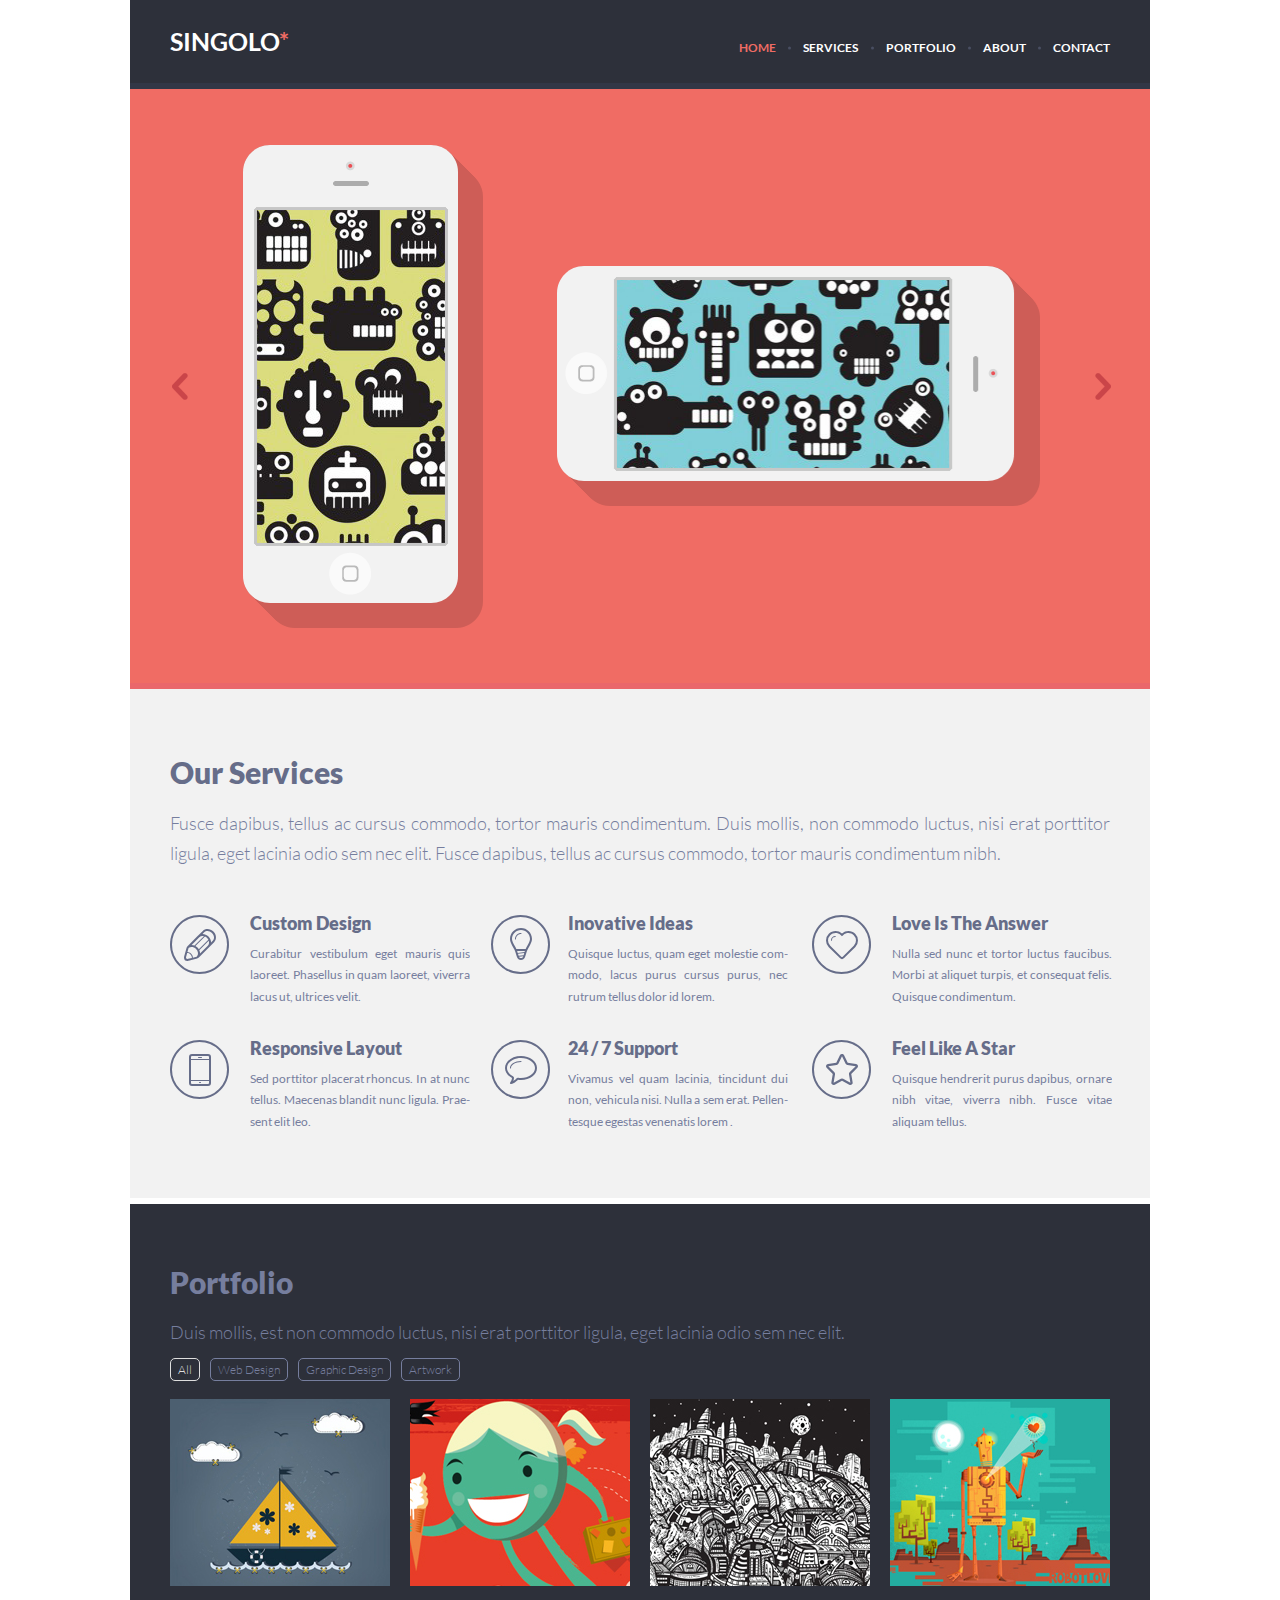
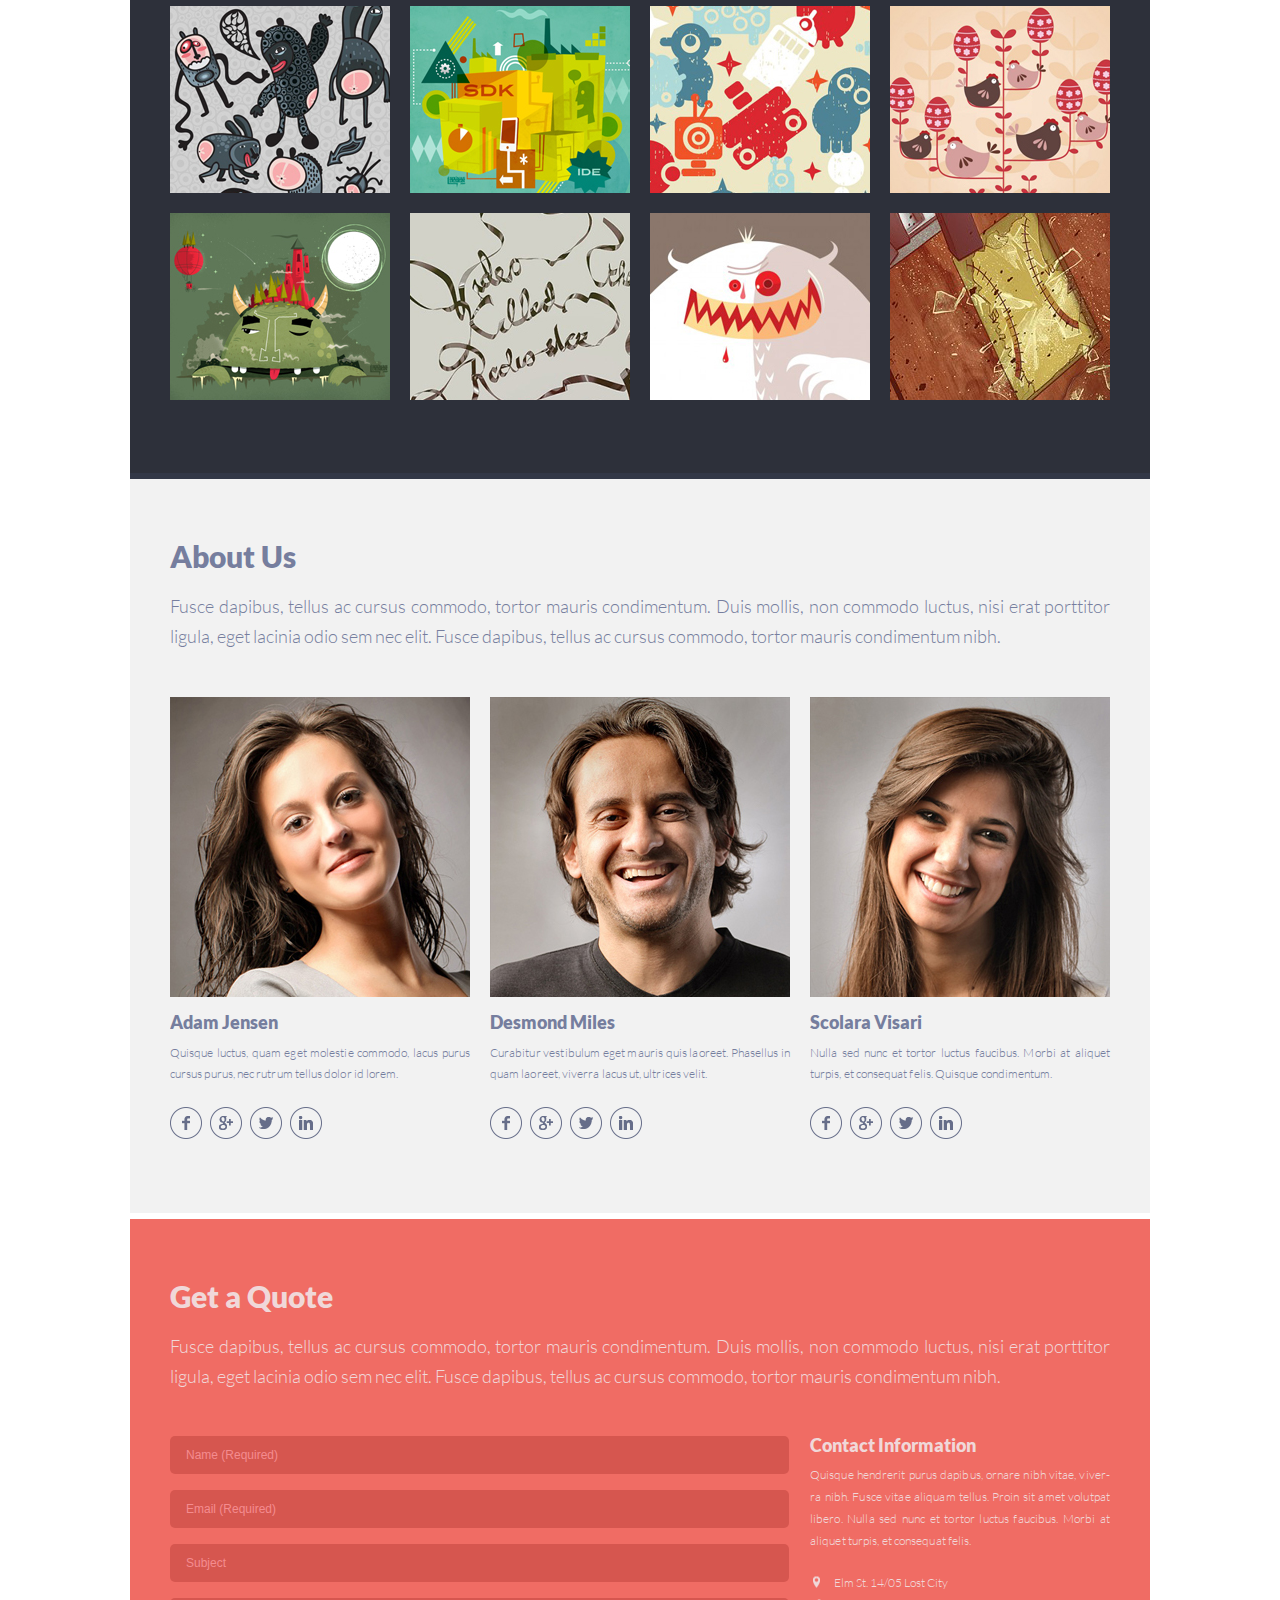
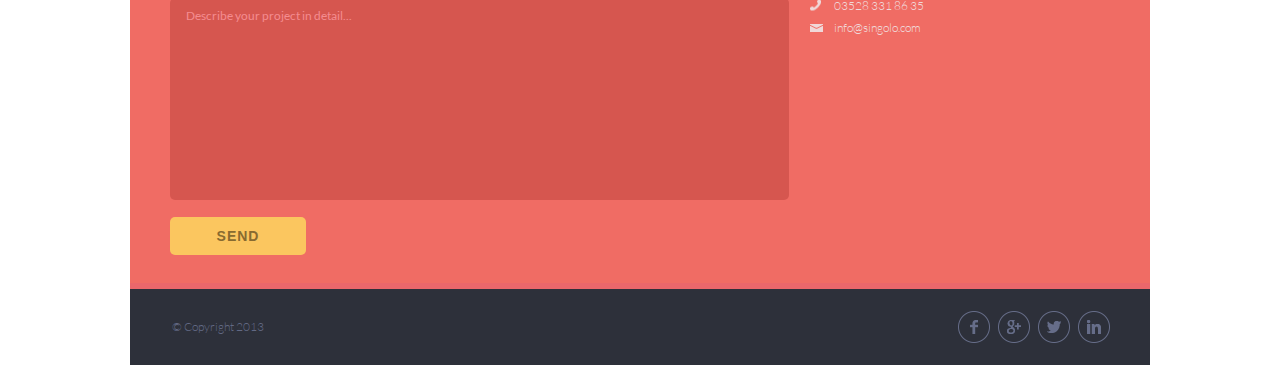
<file: index.html>
<!DOCTYPE html>
<html lang="en">
  <head>
    <meta charset="UTF-8" />
    <meta name="viewport" content="width=device-width, initial-scale=1.0" />
    <title>SINGOLO*</title>
    <link rel="stylesheet" href="style.css" />
  </head>

  <body>
    <header class="header">
      <div class="container header__container">
        <button class="header__humburger">
          <img src="assets/Burger-menu-icon.png" alt="Menu icon." />
        </button>
        <p class="header__logo">
          singolo<span class="header__asterisk">*</span>
        </p>
        <nav class="header__navigation">
          <ul class="header__list">
            <li class="header__item">
              <a class="header__link header__link--active" href="#welcome"
                >home</a
              >
            </li>
            <li class="header__item">
              <a class="header__link" href="#services">services</a>
            </li>
            <li class="header__item">
              <a class="header__link" href="#portfolio">portfolio</a>
            </li>
            <li class="header__item">
              <a class="header__link" href="#about">about</a>
            </li>
            <li class="header__item">
              <a class="header__link" href="#contact">contact</a>
            </li>
          </ul>
        </nav>
      </div>
    </header>
    <main class="main">
      <section class="welcome" id="welcome">
        <h1 class="visibility-hidden">Singolo - design, develop and more!</h1>
        <div class="container welcome__container">
          <button
            class="welcome__arrow"
            type="button"
            aria-label="Previous slide."
          >
            <img
              src="assets/arrow-left.png"
              width="16"
              height="27"
              alt="Left arrow."
            />
          </button>

          <button
            class="welcome__phone-button welcome__phone-button-vertical"
            aria-label="On/off display."
          ></button>
          <button
            class="welcome__phone-button welcome__phone-button-horisontal"
            aria-label="On/off display."
          ></button>
          <div
            class="welcome__black-screen welcome__black-screen-vertical transparent"
          ></div>
          <div
            class="welcome__black-screen welcome__black-screen-horisontal transparent"
          ></div>
          <img
            class="welcome__image welcome__image-vertical"
            src="assets/iPhone_Vertical.png"
            width="240"
            height="483"
            alt="Vertical layout for iPhone."
          />
          <img
            class="welcome__image welcome__image-horizontal"
            src="assets/iPhone_Horizontal.png"
            width="483"
            height="240"
            alt="Horizontal layout for iPhone."
          />
          <img
            class="welcome__slide visibility-hidden"
            src="assets/slide-2.jpg"
            width="1020"
            height="594"
            alt="Additional layout."
          />
          <button class="welcome__arrow" type="button" aria-label="Next slide.">
            <img
              src="assets/arrow-right.png"
              width="16"
              height="27"
              alt="Right arrow."
            />
          </button>
        </div>
      </section>
      <section class="services" id="services">
        <div class="container services__container">
          <h2 class="services__heading">Our Services</h2>
          <p class="services__paragraph">
            Fusce dapibus, tellus ac cursus commodo, tortor mauris condimentum.
            Duis mollis, non commodo luctus, nisi erat porttitor ligula, eget
            lacinia odio sem nec elit. Fusce dapibus, tellus ac cursus commodo,
            tortor mauris condimentum nibh.
          </p>
          <ul class="services__list">
            <li class="services__item advantage">
              <h3 class="advantage__heading">Custom Design</h3>
              <p class="advantage__paragraph">
                Curabitur vestibulum eget mauris quis laoreet. Phasellus in quam
                laoreet, viverra lacus ut, ultrices velit.
              </p>
            </li>
            <li class="services__item advantage">
              <h3 class="advantage__heading">Inovative Ideas</h3>
              <p class="advantage__paragraph">
                Quisque luctus, quam eget molestie com&shymodo, lacus purus
                cursus purus, nec rutrum tellus dolor id lorem.
              </p>
            </li>
            <li class="services__item advantage">
              <h3 class="advantage__heading">Love Is The Answer</h3>
              <p class="advantage__paragraph">
                Nulla sed nunc et tortor luctus faucibus. Morbi at aliquet
                turpis, et consequat felis. Quisque condimentum.
              </p>
            </li>
            <li class="services__item advantage">
              <h3 class="advantage__heading">Responsive Layout</h3>
              <p class="advantage__paragraph">
                Sed porttitor placerat rhoncus. In at nunc tellus. Maecenas
                blandit nunc ligula. Prae&shysent elit leo.
              </p>
            </li>
            <li class="services__item advantage">
              <h3 class="advantage__heading">24 / 7 Support</h3>
              <p class="advantage__paragraph">
                Vivamus vel quam lacinia, tincidunt dui non, vehicula nisi.
                Nulla a sem erat. Pellen&shytesque egestas venenatis lorem .
              </p>
            </li>
            <li class="services__item advantage">
              <h3 class="advantage__heading">Feel Like A Star</h3>
              <p class="advantage__paragraph">
                Quisque hendrerit purus dapibus, ornare nibh vitae, viverra
                nibh. Fusce vitae aliquam tellus.
              </p>
            </li>
          </ul>
        </div>
      </section>
      <section class="portfolio" id="portfolio">
        <div class="container portfolio__container">
          <h2 class="portfolio__heading">Portfolio</h2>
          <p class="portfolio__paragraph">
            Duis mollis, est non commodo luctus, nisi erat porttitor ligula,
            eget lacinia odio sem nec elit.
          </p>
          <ul class="portfolio__radio-list">
            <li class="portfolio__radio-item">
              <input
                class="portfolio__radio-input visibility-hidden"
                type="radio"
                id="all"
                name="design-field"
                checked
              />
              <label class="portfolio__radio-label" for="all">All</label>
            </li>
            <li class="portfolio__radio-item">
              <input
                class="portfolio__radio-input visibility-hidden"
                type="radio"
                id="web"
                name="design-field"
              />
              <label class="portfolio__radio-label" for="web">Web Design</label>
            </li>
            <li class="portfolio__radio-item">
              <input
                class="portfolio__radio-input visibility-hidden"
                type="radio"
                id="graphic"
                name="design-field"
              />
              <label class="portfolio__radio-label" for="graphic"
                >Graphic Design</label
              >
            </li>
            <li class="portfolio__radio-item">
              <input
                class="portfolio__radio-input visibility-hidden"
                type="radio"
                id="artwork"
                name="design-field"
              />
              <label class="portfolio__radio-label" for="artwork"
                >Artwork</label
              >
            </li>
          </ul>
          <ul class="portfolio__images-list">
            <li class="portfolio__images-item">
              <img
                class="portfolio__image"
                src="assets/Project-1.jpg"
                width="220"
                height="187"
                alt="Sample graphic project."
              />
            </li>
            <li class="portfolio__images-item">
              <img
                class="portfolio__image"
                src="assets/Project-2.jpg"
                width="220"
                height="187"
                alt="Sample graphic project."
              />
            </li>
            <li class="portfolio__images-item">
              <img
                class="portfolio__image"
                src="assets/Project-3.jpg"
                width="220"
                height="187"
                alt="Sample graphic project."
              />
            </li>
            <li class="portfolio__images-item">
              <img
                class="portfolio__image"
                src="assets/Project-4.jpg"
                width="220"
                height="187"
                alt="Sample graphic project."
              />
            </li>
            <li class="portfolio__images-item">
              <img
                class="portfolio__image"
                src="assets/Project-5.jpg"
                width="220"
                height="187"
                alt="Sample graphic project."
              />
            </li>
            <li class="portfolio__images-item">
              <img
                class="portfolio__image"
                src="assets/Project-6.jpg"
                width="220"
                height="187"
                alt="Sample graphic project."
              />
            </li>
            <li class="portfolio__images-item">
              <img
                class="portfolio__image"
                src="assets/Project-7.jpg"
                width="220"
                height="187"
                alt="Sample graphic project."
              />
            </li>
            <li class="portfolio__images-item">
              <img
                class="portfolio__image"
                src="assets/Project-8.jpg"
                width="220"
                height="187"
                alt="Sample graphic project."
              />
            </li>
            <li class="portfolio__images-item">
              <img
                class="portfolio__image"
                src="assets/Project-9.jpg"
                width="220"
                height="187"
                alt="Sample graphic project."
              />
            </li>
            <li class="portfolio__images-item">
              <img
                class="portfolio__image"
                src="assets/Project-10.jpg"
                width="220"
                height="187"
                alt="Sample graphic project."
              />
            </li>
            <li class="portfolio__images-item">
              <img
                class="portfolio__image"
                src="assets/Project-11.jpg"
                width="220"
                height="187"
                alt="Sample graphic project."
              />
            </li>
            <li class="portfolio__images-item">
              <img
                class="portfolio__image"
                src="assets/Project-12.jpg"
                width="220"
                height="187"
                alt="Sample graphic project."
              />
            </li>
          </ul>
        </div>
      </section>
      <section class="about" id="about">
        <div class="container about__container">
          <h2 class="about__heading">About Us</h2>
          <p class="about__paragraph">
            Fusce dapibus, tellus ac cursus commodo, tortor mauris condimentum.
            Duis mollis, non commodo luctus, nisi erat porttitor ligula, eget
            lacinia odio sem nec elit. Fusce dapibus, tellus ac cursus commodo,
            tortor mauris condimentum nibh.
          </p>
          <ul class="about__list">
            <li class="about__item card">
              <img
                class="card__image"
                src="assets/photo-1.jpg"
                width="300"
                height="300"
                alt="Adam Jensen photo."
              />
              <h3 class="card__heading">Adam Jensen</h3>
              <p class="card__paragraph">
                Quisque luctus, quam eget molestie commodo, lacus purus cursus
                purus, nec rutrum tellus dolor id lorem.
              </p>
              <ul class="card__list">
                <li class="card__item">
                  <a href="#">
                    <img
                      src="assets/facebook.png"
                      width="32"
                      height="32"
                      alt="Facebook icon."
                    />
                  </a>
                </li>
                <li class="card__item">
                  <a href="#">
                    <img
                      src="assets/google+.png"
                      width="32"
                      height="32"
                      alt="Google plus icon."
                    />
                  </a>
                </li>
                <li class="card__item">
                  <a href="#">
                    <img
                      src="assets/twitter.png"
                      width="32"
                      height="32"
                      alt="Twitter icon."
                    />
                  </a>
                </li>
                <li class="card__item">
                  <a href="#">
                    <img
                      src="assets/linkedin.png"
                      width="32"
                      height="32"
                      alt="Linkedin icon."
                    />
                  </a>
                </li>
              </ul>
            </li>
            <li class="about__item card">
              <img
                class="card__image"
                src="assets/photo-2.jpg"
                width="300"
                height="300"
                alt="Desmond Miles photo."
              />
              <h3 class="card__heading">Desmond Miles</h3>
              <p class="card__paragraph">
                Curabitur vestibulum eget mauris quis laoreet. Phasellus in quam
                laoreet, viverra lacus ut, ultrices velit.
              </p>
              <ul class="card__list">
                <li class="card__item">
                  <a href="#">
                    <img
                      src="assets/facebook.png"
                      width="32"
                      height="32"
                      alt="Facebook icon."
                    />
                  </a>
                </li>
                <li class="card__item">
                  <a href="#">
                    <img
                      src="assets/google+.png"
                      width="32"
                      height="32"
                      alt="Google plus icon."
                    />
                  </a>
                </li>
                <li class="card__item">
                  <a href="#">
                    <img
                      src="assets/twitter.png"
                      width="32"
                      height="32"
                      alt="Twitter icon."
                    />
                  </a>
                </li>
                <li class="card__item">
                  <a href="#">
                    <img
                      src="assets/linkedin.png"
                      width="32"
                      height="32"
                      alt="Linkedin icon."
                    />
                  </a>
                </li>
              </ul>
            </li>
            <li class="about__item card">
              <img
                class="card__image"
                src="assets/photo-3.jpg"
                width="300"
                height="300"
                alt="Scolara Visari photo."
              />
              <h3 class="card__heading">Scolara Visari</h3>
              <p class="card__paragraph">
                Nulla sed nunc et tortor luctus faucibus. Morbi at aliquet
                turpis, et consequat felis. Quisque condimentum.
              </p>
              <ul class="card__list">
                <li class="card__item">
                  <a href="#">
                    <img
                      src="assets/facebook.png"
                      width="32"
                      height="32"
                      alt="Facebook icon."
                    />
                  </a>
                </li>
                <li class="card__item">
                  <a href="#">
                    <img
                      src="assets/google+.png"
                      width="32"
                      height="32"
                      alt="Google plus icon."
                    />
                  </a>
                </li>
                <li class="card__item">
                  <a href="#">
                    <img
                      src="assets/twitter.png"
                      width="32"
                      height="32"
                      alt="Twitter icon."
                    />
                  </a>
                </li>
                <li class="card__item">
                  <a href="#">
                    <img
                      src="assets/linkedin.png"
                      width="32"
                      height="32"
                      alt="Linkedin icon."
                    />
                  </a>
                </li>
              </ul>
            </li>
          </ul>
        </div>
      </section>
      <section class="contact" id="contact">
        <div class="container contact__container">
          <h2 class="contact__heading">Get a Quote</h2>
          <p class="contact__paragraph">
            Fusce dapibus, tellus ac cursus commodo, tortor mauris condimentum.
            Duis mollis, non commodo luctus, nisi erat porttitor ligula, eget
            lacinia odio sem nec elit. Fusce dapibus, tellus ac cursus commodo,
            tortor mauris condimentum nibh.
          </p>
          <div class="contact__wrapper">
            <form class="form" action="">
              <input
                class="form__input form__input-name"
                type="text"
                placeholder="Name (Required)"
                minlength="2"
                required
              />
              <input
                class="form__input form__input-email"
                type="email"
                placeholder="Email (Required)"
                required
              />
              <input
                class="form__input form__input-subject"
                type="text"
                placeholder="Subject"
                minlength="6"
              />
              <textarea
                class="form__textarea"
                cols="30"
                rows="10"
                placeholder="Describe your project in detail..."
                minlength="10"
              ></textarea>
              <button class="form__button" type="submit">Send</button>
            </form>
            <div class="information-wrapper">
              <h3 class="contact__information-heading">Contact Information</h3>
              <p class="contact__information-paragraph">
                Quisque hendrerit purus dapibus, ornare nibh vitae, viver&shy;ra
                nibh. Fusce vitae aliquam tellus. Proin sit amet volutpat
                libero. Nulla sed nunc et tortor luctus faucibus. Morbi at
                aliquet turpis, et consequat felis.
              </p>
              <ul class="contact__list">
                <li class="contact__item">
                  <a class="contact__link contact__link-location" href="#"
                    >Elm St. 14/05 Lost City
                  </a>
                </li>
                <li class="contact__item">
                  <a
                    class="contact__link contact__link-tel"
                    href="tel:035283318635"
                    >03528 331 86 35
                  </a>
                </li>
                <li class="contact__item">
                  <a
                    class="contact__link contact__link-mail"
                    href="mailto:info@singolo.com"
                    >info@singolo.com
                  </a>
                </li>
              </ul>
            </div>
          </div>
        </div>
      </section>
    </main>
    <footer class="footer">
      <div class="container footer__container">
        <p class="footer__copyright">© Copyright 2013</p>
        <ul class="footer__list">
          <li class="footer__item">
            <a href="#" class="footer__link">
              <img
                src="assets/facebook.png"
                width="32"
                height="32"
                alt="Facebook icon."
              />
            </a>
          </li>
          <li class="footer__item">
            <a href="#" class="footer__link">
              <img
                src="assets/google+.png"
                width="32"
                height="32"
                alt="Google plus icon."
              />
            </a>
          </li>
          <li class="footer__item">
            <a href="#" class="footer__link">
              <img
                src="assets/twitter.png"
                width="32"
                height="32"
                alt="Twitter icon."
              />
            </a>
          </li>
          <li class="footer__item">
            <a href="#" class="footer__link">
              <img
                src="assets/linkedin.png"
                width="32"
                height="32"
                alt="Linkedin icon."
              />
            </a>
          </li>
        </ul>
      </div>
    </footer>
    <script src="script.js"></script>
  </body>
</html>
</file>
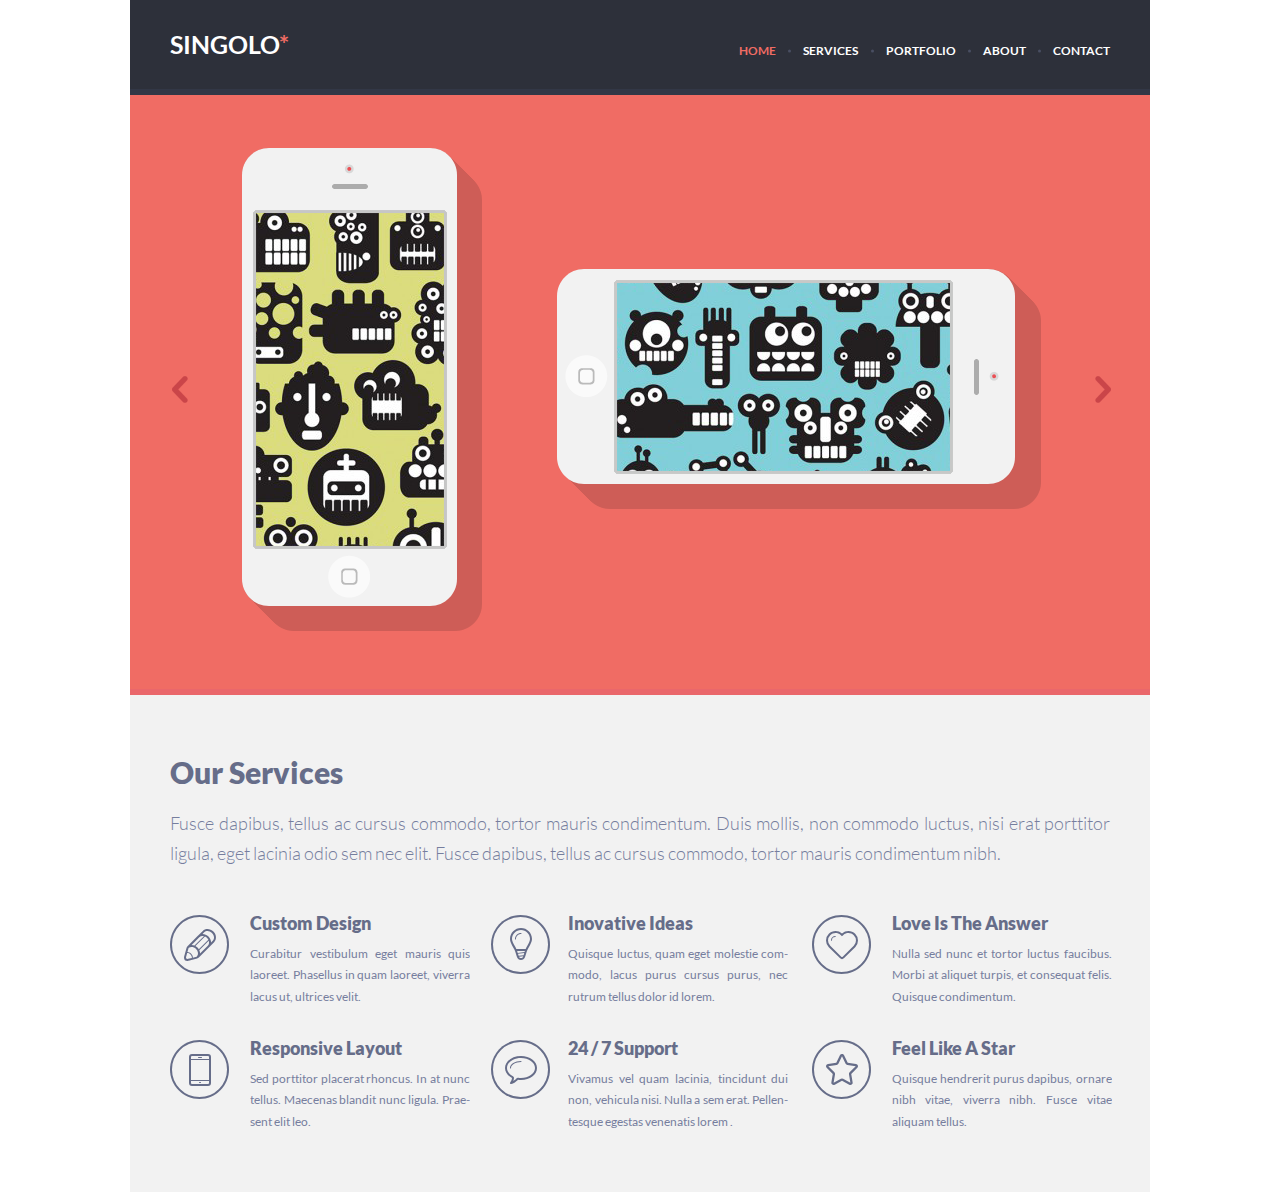
<file: singolo1.html>
<!DOCTYPE html>
<html lang="en">
  <head>
    <meta charset="UTF-8" />
    <title>SINGOLO*</title>
    <link rel="stylesheet" href="singolo1.css" />
  </head>

  <body>
    <header class="header">
      <div class="container header__container">
        <p class="header__logo">
          singolo<span class="header__asterisk">*</span>
        </p>
        <nav class="header__navigation">
          <ul class="header__list">
            <li class="header__item">
              <a class="header__link header__link-current" href="#">home</a>
            </li>
            <li class="header__item">
              <a class="header__link" href="#">services</a>
            </li>
            <li class="header__item">
              <a class="header__link" href="#">portfolio</a>
            </li>
            <li class="header__item">
              <a class="header__link" href="#">about</a>
            </li>
            <li class="header__item">
              <a class="header__link" href="#">contact</a>
            </li>
          </ul>
        </nav>
      </div>
    </header>
    <main>
      <section class="welcome">
        <h1 class="visibility-hidden">Singolo - design, develop and more!</h1>
        <div class="container welcome__container">
          <button
            class="welcome__arrow"
            type="button"
            aria-label="Previous slide."
          >
            <img src="assets/arrow-left.png" alt="Left arrow." />
          </button>
          <button class="welcome__arrow" type="button" aria-label="Next slide.">
            <img src="assets/arrow-right.png" alt="Right arrow." />
          </button>
          <img
            class="welcome__image"
            src="assets/iPhone_Vertical.png"
            alt="Vertical layout for iPhone."
          />
          <img
            class="welcome__image"
            src="assets/iPhone_Horizontal.png"
            alt="Horizontal layout for iPhone."
          />
        </div>
      </section>
      <section class="about">
        <div class="container about__container">
          <h2 class="about__heading">Our Services</h2>
          <p class="about__paragraph">
            Fusce dapibus, tellus ac cursus commodo, tortor mauris condimentum.
            Duis mollis, non commodo luctus, nisi erat porttitor ligula, eget
            lacinia odio sem nec elit. Fusce dapibus, tellus ac cursus commodo,
            tortor mauris condimentum nibh.
          </p>
          <ul class="about__list">
            <li class="about__item advantage">
              <h3 class="advantage__heading">Custom Design</h3>
              <p class="advantage__paragraph">
                Curabitur vestibulum eget mauris quis laoreet. Phasellus in quam
                laoreet, viverra lacus ut, ultrices velit.
              </p>
            </li>
            <li class="about__item advantage">
              <h3 class="advantage__heading">Inovative Ideas</h3>
              <p class="advantage__paragraph">
                Quisque luctus, quam eget molestie com&shymodo, lacus purus
                cursus purus, nec rutrum tellus dolor id lorem.
              </p>
            </li>
            <li class="about__item advantage">
              <h3 class="advantage__heading">Love Is The Answer</h3>
              <p class="advantage__paragraph">
                Nulla sed nunc et tortor luctus faucibus. Morbi at aliquet
                turpis, et consequat felis. Quisque condimentum.
              </p>
            </li>
            <li class="about__item advantage">
              <h3 class="advantage__heading">Responsive Layout</h3>
              <p class="advantage__paragraph">
                Sed porttitor placerat rhoncus. In at nunc tellus. Maecenas
                blandit nunc ligula. Prae&shysent elit leo.
              </p>
            </li>
            <li class="about__item advantage">
              <h3 class="advantage__heading">24 / 7 Support</h3>
              <p class="advantage__paragraph">
                Vivamus vel quam lacinia, tincidunt dui non, vehicula nisi.
                Nulla a sem erat. Pellen&shytesque egestas venenatis lorem .
              </p>
            </li>
            <li class="about__item advantage">
              <h3 class="advantage__heading">Feel Like A Star</h3>
              <p class="advantage__paragraph">
                Quisque hendrerit purus dapibus, ornare nibh vitae, viverra
                nibh. Fusce vitae aliquam tellus.
              </p>
            </li>
          </ul>
        </div>
      </section>
    </main>
  </body>
</html>
</file>
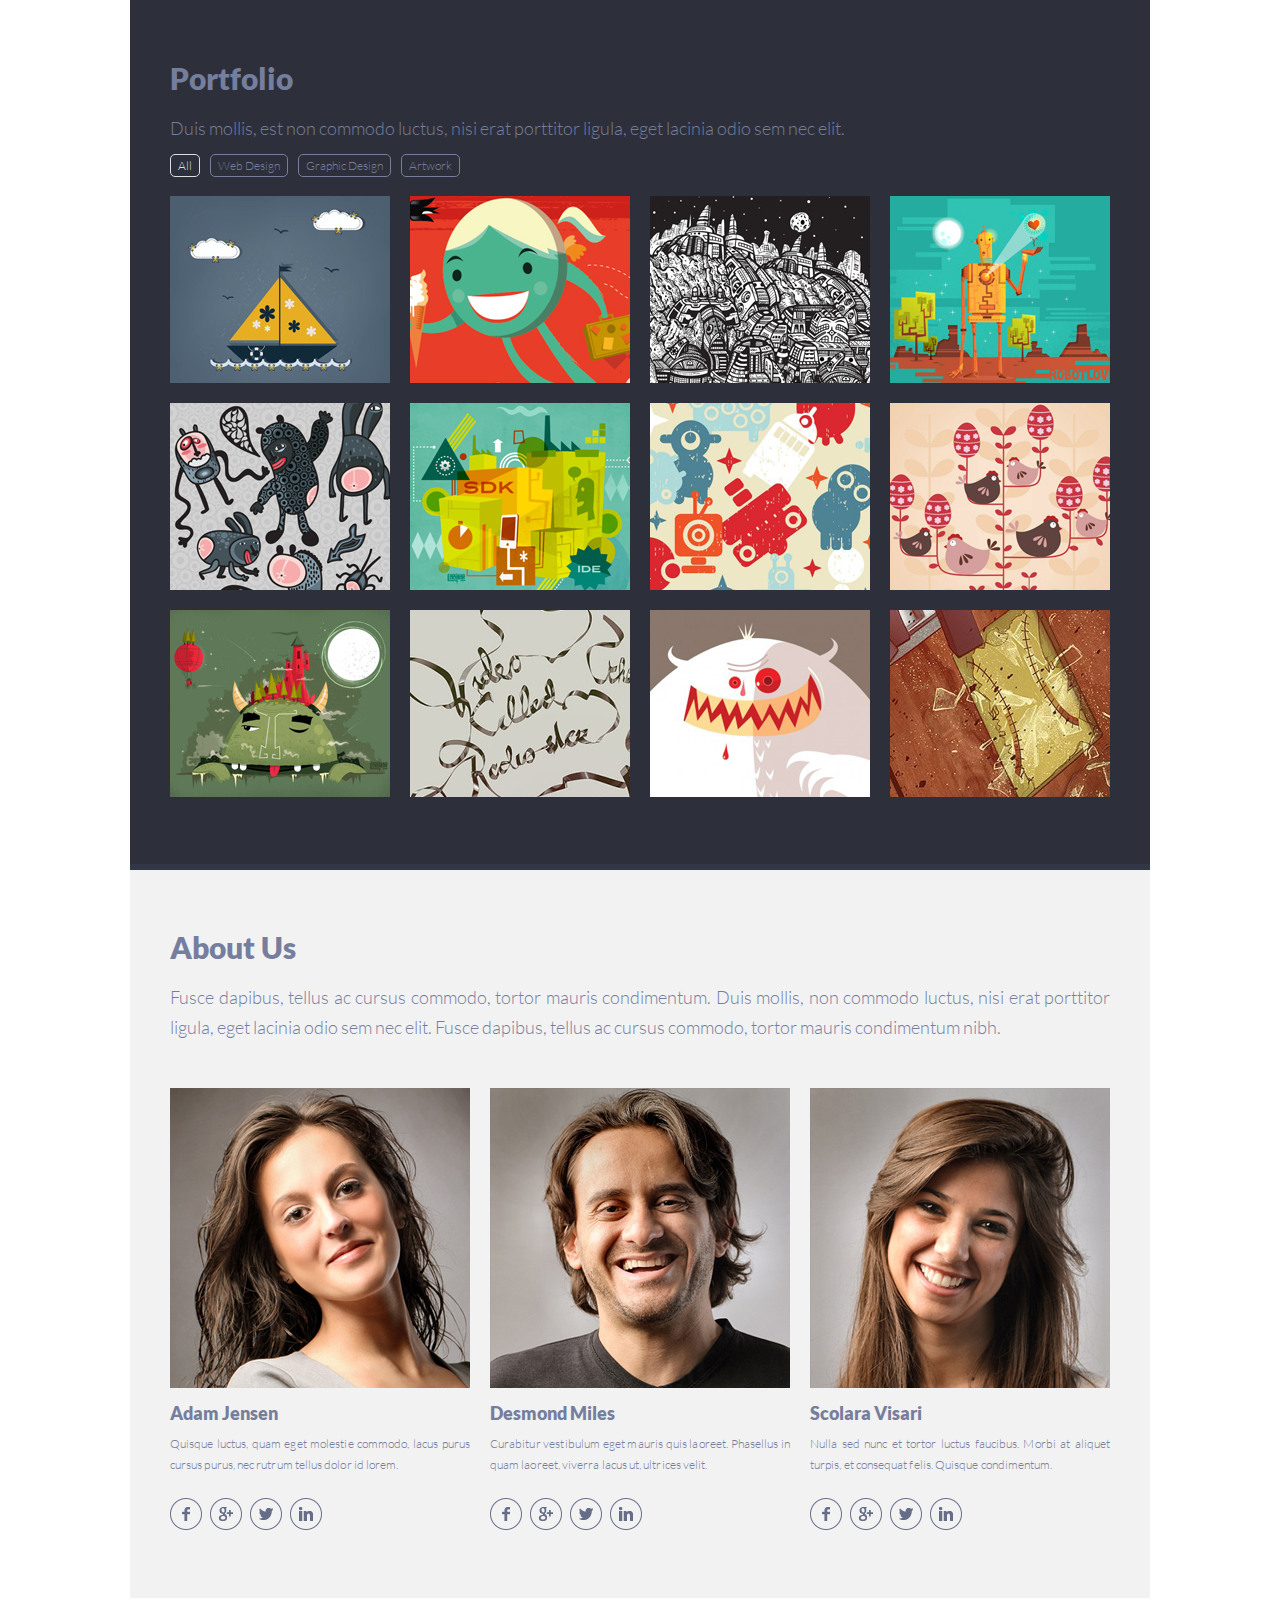
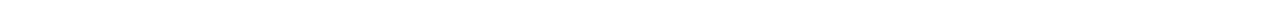
<file: singolo2.html>
<!DOCTYPE html>
<html lang="en">
  <head>
    <meta charset="UTF-8" />
    <title>SINGOLO*</title>
    <link rel="stylesheet" href="singolo2.css" />
  </head>

  <body>
    <main>
      <section class="portfolio">
        <div class="container portfolio__container">
          <h2 class="portfolio__heading">Portfolio</h2>
          <p class="portfolio__paragraph">
            Duis mollis, est non commodo luctus, nisi erat porttitor ligula,
            eget lacinia odio sem nec elit.
          </p>
          <ul class="portfolio__radio-list">
            <li class="portfolio__radio-item">
              <input
                class="portfolio__radio-input visibility-hidden"
                type="radio"
                id="all"
                name="design-field"
                checked
              />
              <label class="portfolio__radio-label" for="all">All</label>
            </li>
            <li class="portfolio__radio-item">
              <input
                class="portfolio__radio-input visibility-hidden"
                type="radio"
                id="web"
                name="design-field"
              />
              <label class="portfolio__radio-label" for="web">Web Design</label>
            </li>
            <li class="portfolio__radio-item">
              <input
                class="portfolio__radio-input visibility-hidden"
                type="radio"
                id="graphic"
                name="design-field"
              />
              <label class="portfolio__radio-label" for="graphic"
                >Graphic Design</label
              >
            </li>
            <li class="portfolio__radio-item">
              <input
                class="portfolio__radio-input visibility-hidden"
                type="radio"
                id="artwork"
                name="design-field"
              />
              <label class="portfolio__radio-label" for="artwork"
                >Artwork</label
              >
            </li>
          </ul>
          <ul class="portfolio__images-list">
            <li class="portfolio__images-item">
              <img
                src="assets/Project-1.jpg"
                width="220"
                height="187"
                alt="Sample graphic project."
              />
            </li>
            <li class="portfolio__images-item">
              <img
                src="assets/Project-2.jpg"
                width="220"
                height="187"
                alt="Sample graphic project."
              />
            </li>
            <li class="portfolio__images-item">
              <img
                src="assets/Project-3.jpg"
                width="220"
                height="187"
                alt="Sample graphic project."
              />
            </li>
            <li class="portfolio__images-item">
              <img
                src="assets/Project-4.jpg"
                width="220"
                height="187"
                alt="Sample graphic project."
              />
            </li>
            <li class="portfolio__images-item">
              <img
                src="assets/Project-5.jpg"
                width="220"
                height="187"
                alt="Sample graphic project."
              />
            </li>
            <li class="portfolio__images-item">
              <img
                src="assets/Project-6.jpg"
                width="220"
                height="187"
                alt="Sample graphic project."
              />
            </li>
            <li class="portfolio__images-item">
              <img
                src="assets/Project-7.jpg"
                width="220"
                height="187"
                alt="Sample graphic project."
              />
            </li>
            <li class="portfolio__images-item">
              <img
                src="assets/Project-8.jpg"
                width="220"
                height="187"
                alt="Sample graphic project."
              />
            </li>
            <li class="portfolio__images-item">
              <img
                src="assets/Project-9.jpg"
                width="220"
                height="187"
                alt="Sample graphic project."
              />
            </li>
            <li class="portfolio__images-item">
              <img
                src="assets/Project-10.jpg"
                width="220"
                height="187"
                alt="Sample graphic project."
              />
            </li>
            <li class="portfolio__images-item">
              <img
                src="assets/Project-11.jpg"
                width="220"
                height="187"
                alt="Sample graphic project."
              />
            </li>
            <li class="portfolio__images-item">
              <img
                src="assets/Project-12.jpg"
                width="220"
                height="187"
                alt="Sample graphic project."
              />
            </li>
          </ul>
        </div>
      </section>
      <section class="about">
        <div class="container about__container">
          <h2 class="about__heading">About Us</h2>
          <p class="about__paragraph">
            Fusce dapibus, tellus ac cursus commodo, tortor mauris condimentum.
            Duis mollis, non commodo luctus, nisi erat porttitor ligula, eget
            lacinia odio sem nec elit. Fusce dapibus, tellus ac cursus commodo,
            tortor mauris condimentum nibh.
          </p>
          <ul class="about__list">
            <li class="about__item card">
              <img
                class="card__image"
                src="assets/photo-1.jpg"
                width="300"
                height="300"
                alt="Adam Jensen photo."
              />
              <h3 class="card__heading">Adam Jensen</h3>
              <p class="card__paragraph">
                Quisque luctus, quam eget molestie commodo, lacus purus cursus
                purus, nec rutrum tellus dolor id lorem.
              </p>
              <ul class="card__list">
                <li class="card__item">
                  <a href="#">
                    <img
                      src="assets/facebook.png"
                      width="32"
                      height="32"
                      alt="Facebook icon."
                    />
                  </a>
                </li>
                <li class="card__item">
                  <a href="#">
                    <img
                      src="assets/google+.png"
                      width="32"
                      height="32"
                      alt="Google plus icon."
                    />
                  </a>
                </li>
                <li class="card__item">
                  <a href="#">
                    <img
                      src="assets/twitter.png"
                      width="32"
                      height="32"
                      alt="Twitter icon."
                    />
                  </a>
                </li>
                <li class="card__item">
                  <a href="#">
                    <img
                      src="assets/linkedin.png"
                      width="32"
                      height="32"
                      alt="Linkedin icon."
                    />
                  </a>
                </li>
              </ul>
            </li>
            <li class="about__item card">
              <img
                class="card__image"
                src="assets/photo-2.jpg"
                width="300"
                height="300"
                alt="Desmond Miles photo."
              />
              <h3 class="card__heading">Desmond Miles</h3>
              <p class="card__paragraph">
                Curabitur vestibulum eget mauris quis laoreet. Phasellus in quam
                laoreet, viverra lacus ut, ultrices velit.
              </p>
              <ul class="card__list">
                <li class="card__item">
                  <a href="#">
                    <img
                      src="assets/facebook.png"
                      width="32"
                      height="32"
                      alt="Facebook icon."
                    />
                  </a>
                </li>
                <li class="card__item">
                  <a href="#">
                    <img
                      src="assets/google+.png"
                      width="32"
                      height="32"
                      alt="Google plus icon."
                    />
                  </a>
                </li>
                <li class="card__item">
                  <a href="#">
                    <img
                      src="assets/twitter.png"
                      width="32"
                      height="32"
                      alt="Twitter icon."
                    />
                  </a>
                </li>
                <li class="card__item">
                  <a href="#">
                    <img
                      src="assets/linkedin.png"
                      width="32"
                      height="32"
                      alt="Linkedin icon."
                    />
                  </a>
                </li>
              </ul>
            </li>
            <li class="about__item card">
              <img
                class="card__image"
                src="assets/photo-3.jpg"
                width="300"
                height="300"
                alt="Scolara Visari photo."
              />
              <h3 class="card__heading">Scolara Visari</h3>
              <p class="card__paragraph">
                Nulla sed nunc et tortor luctus faucibus. Morbi at aliquet
                turpis, et consequat felis. Quisque condimentum.
              </p>
              <ul class="card__list">
                <li class="card__item">
                  <a href="#">
                    <img
                      src="assets/facebook.png"
                      width="32"
                      height="32"
                      alt="Facebook icon."
                    />
                  </a>
                </li>
                <li class="card__item">
                  <a href="#">
                    <img
                      src="assets/google+.png"
                      width="32"
                      height="32"
                      alt="Google plus icon."
                    />
                  </a>
                </li>
                <li class="card__item">
                  <a href="#">
                    <img
                      src="assets/twitter.png"
                      width="32"
                      height="32"
                      alt="Twitter icon."
                    />
                  </a>
                </li>
                <li class="card__item">
                  <a href="#">
                    <img
                      src="assets/linkedin.png"
                      width="32"
                      height="32"
                      alt="Linkedin icon."
                    />
                  </a>
                </li>
              </ul>
            </li>
          </ul>
        </div>
      </section>
    </main>
  </body>
</html>
</file>
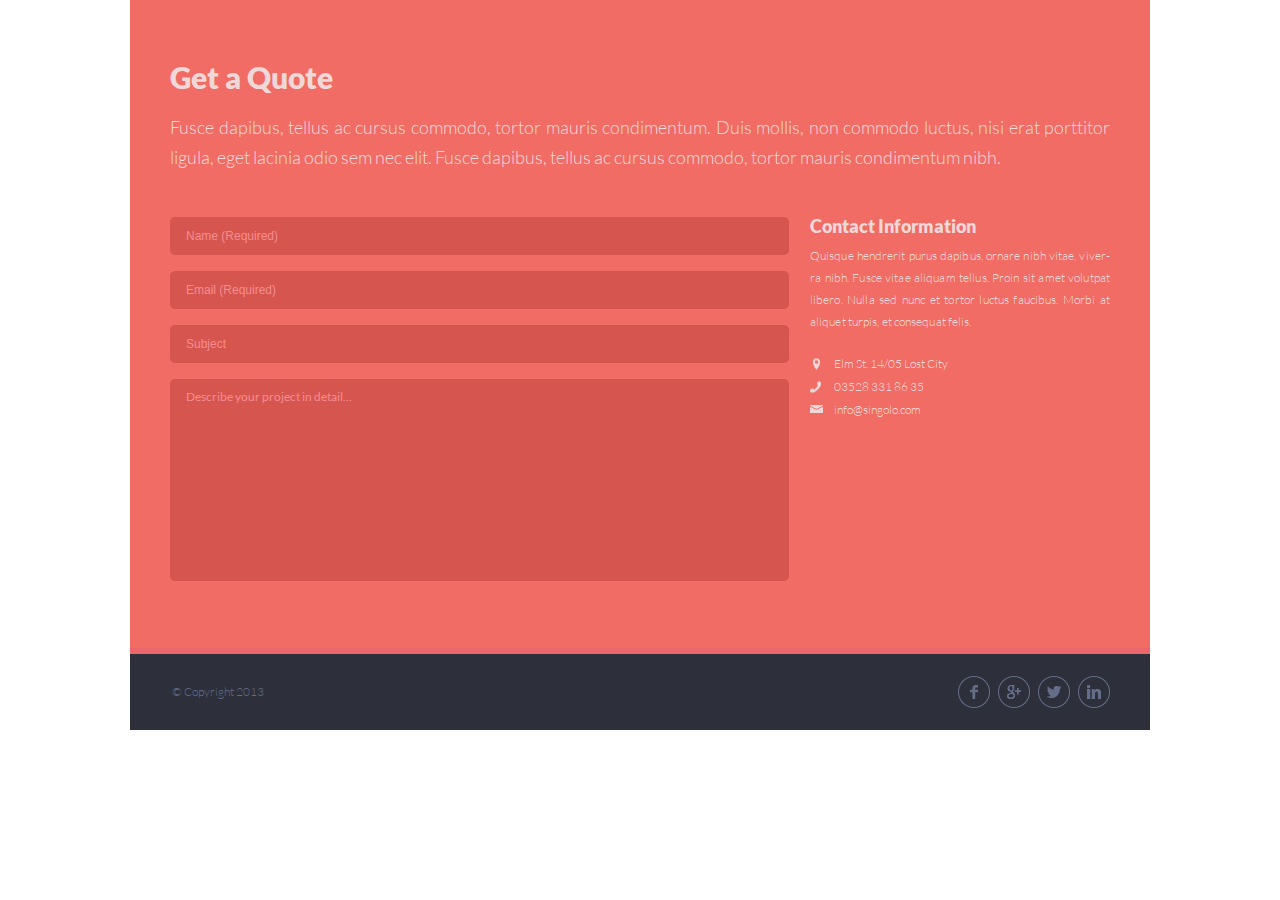
<file: singolo3.html>
<!DOCTYPE html>
<html lang="en">
  <head>
    <meta charset="UTF-8" />
    <title>SINGOLO*</title>
    <link rel="stylesheet" href="singolo3.css" />
  </head>

  <body>
    <main>
      <section class="contact">
        <div class="container contact__container">
          <h2 class="contact__heading">Get a Quote</h2>
          <p class="contact__paragraph">
            Fusce dapibus, tellus ac cursus commodo, tortor mauris condimentum.
            Duis mollis, non commodo luctus, nisi erat porttitor ligula, eget
            lacinia odio sem nec elit. Fusce dapibus, tellus ac cursus commodo,
            tortor mauris condimentum nibh.
          </p>
          <div class="contact__wrapper">
            <form class="form" action="">
              <input
                class="form__input form__input-name"
                type="text"
                placeholder="Name (Required)"
                minlength="2"
                required
              />
              <input
                class="form__input form__input-email"
                type="email"
                placeholder="Email (Required)"
                required
              />
              <input
                class="form__input form__input-subject"
                type="text"
                placeholder="Subject"
                minlength="6"
              />
              <textarea
                class="form__textarea"
                cols="30"
                rows="10"
                placeholder="Describe your project in detail..."
                minlength="100"
              ></textarea>
            </form>
            <div class="information-wrapper">
              <h3 class="contact__information-heading">Contact Information</h3>
              <p class="contact__information-paragraph">
                Quisque hendrerit purus dapibus, ornare nibh vitae, viver&shy;ra
                nibh. Fusce vitae aliquam tellus. Proin sit amet volutpat
                libero. Nulla sed nunc et tortor luctus faucibus. Morbi at
                aliquet turpis, et consequat felis.
              </p>
              <ul class="contact__list">
                <li class="contact__item">
                  <a class="contact__link contact__link-location" href="#"
                    >Elm St. 14/05 Lost City
                  </a>
                </li>
                <li class="contact__item">
                  <a
                    class="contact__link contact__link-tel"
                    href="tel:035283318635"
                    >03528 331 86 35
                  </a>
                </li>
                <li class="contact__item">
                  <a
                    class="contact__link contact__link-mail"
                    href="mailto:info@singolo.com"
                    >info@singolo.com
                  </a>
                </li>
              </ul>
            </div>
          </div>
        </div>
      </section>
    </main>
    <footer class="footer">
      <div class="container footer__container">
        <p class="footer__copyright">© Copyright 2013</p>
        <ul class="footer__list">
          <li class="footer__item">
            <a href="#" class="footer__link">
              <img
                src="assets/facebook.png"
                width="32"
                height="32"
                alt="Facebook icon."
              />
            </a>
          </li>
          <li class="footer__item">
            <a href="#" class="footer__link">
              <img
                src="assets/google+.png"
                width="32"
                height="32"
                alt="Google plus icon."
              />
            </a>
          </li>
          <li class="footer__item">
            <a href="#" class="footer__link">
              <img
                src="assets/twitter.png"
                width="32"
                height="32"
                alt="Twitter icon."
              />
            </a>
          </li>
          <li class="footer__item">
            <a href="#" class="footer__link">
              <img
                src="assets/linkedin.png"
                width="32"
                height="32"
                alt="Linkedin icon."
              />
            </a>
          </li>
        </ul>
      </div>
    </footer>
  </body>
</html>
</file>
<file: style.css>
/* lato-300 - latin */
@font-face {
  font-family: "Lato";
  font-weight: 300;
  font-style: normal;

  src: url("assets/lato-v16-latin-300.woff2") format("woff2"),
    url("assets/lato-v16-latin-300.woff") format("woff");
  font-display: swap;
}
/* lato-regular - latin */
@font-face {
  font-family: "Lato";
  font-weight: 400;
  font-style: normal;

  src: url("assets/lato-v16-latin-regular.woff2") format("woff2"),
    url("assets/lato-v16-latin-regular.woff") format("woff");
  font-display: swap;
}
/* lato-700 - latin */
@font-face {
  font-family: "Lato";
  font-weight: 700;
  font-style: normal;

  src: url("assets/lato-v16-latin-700.woff2") format("woff2"),
    url("assets/lato-v16-latin-700.woff") format("woff");
  font-display: swap;
}
/* lato-900 - latin */
@font-face {
  font-family: "Lato";
  font-weight: 900;
  font-style: normal;

  src: url("assets/lato-v16-latin-900.woff2") format("woff2"),
    url("assets/lato-v16-latin-900.woff") format("woff");
  font-display: swap;
}

*,
*::before,
*::after {
  box-sizing: border-box;
  margin: 0;
  padding: 0;
}

html {
  scroll-behavior: smooth;
}

body {
  font-family: "Lato", "Arial", sans-serif;
  font-size: 18px;
  font-weight: 300;
  line-height: 30px;

  color: #767e9e;
}

img {
  display: block;

  max-width: 100%;
  height: auto;
}

a {
  text-decoration: none;
}

.visibility-hidden {
  position: absolute;

  overflow: hidden;
  clip: rect(0 0 0 0);

  width: 1px;
  height: 1px;
  margin: -1px;

  white-space: nowrap;

  border: 0;

  clip-path: inset(100%);
}

.transparent {
  opacity: 0;
}

.container {
  position: relative;

  display: flex;
  align-items: center;
  justify-content: space-between;

  width: 1020px;
  margin: 0 auto;
  padding-right: 40px;
  padding-left: 40px;
}

/*header*/

.header__container {
  position: fixed;
  z-index: 5;
  top: 0;
  left: 50%;

  min-height: 89px;

  transform: translateX(-50%);

  border-bottom: 6px solid #323746;
  background-color: #2d303a;
}

.header__humburger {
  display: none;
}

.header__list {
  display: flex;
  justify-content: space-between;

  width: 371px;
  margin-top: 10px;

  list-style: none;
}

.header__logo,
.header__link {
  text-transform: uppercase;

  color: #fff;
}

.header__logo {
  font-size: 25px;
  font-weight: 700;
  line-height: 6.32px;
}

.header__link {
  font-size: 12px;
  font-weight: 700;

  position: relative;
}

.header__link::before {
  position: absolute;
  top: 50%;
  left: -15px;

  width: 3px;
  height: 3px;

  content: "";
  transform: translateY(-50%);

  border-radius: 50%;
  background-color: #494e62;
}

.header__item:first-child .header__link::before {
  display: none;
}

.header__link--active {
  color: #f06c64;
}

.header__asterisk {
  color: #f06c64;
}

/*welcome*/

.welcome {
  margin-top: 89px;
}

.welcome__container {
  min-height: 600px;
  padding-right: 39px;
  padding-left: 42px;

  border-bottom: 6px solid #ea676b;
  background-color: #f06c64;
}

.welcome__arrow {
  z-index: 4;

  cursor: pointer;

  border: none;
  background: none;
}

.welcome__arrow:last-of-type {
  order: 1;
}

.welcome__image:first-of-type {
  margin-right: 20px;
}

.welcome__slide {
  position: absolute;
  z-index: 3;
  top: 0;
  left: 0;
}

.welcome__black-screen {
  position: absolute;
  z-index: 2;

  background-color: #000;
}

.welcome__black-screen-vertical {
  top: 121px;
  left: 125px;

  width: 190px;
  height: 333px;
}

.welcome__black-screen-horisontal {
  top: 191px;
  left: 487px;

  width: 333px;
  height: 188px;
}

.welcome__phone-button {
  position: absolute;
  z-index: 1;

  width: 40px;
  height: 40px;

  cursor: pointer;

  border: none;
  border-radius: 50%;
  background: none;
}

.welcome__phone-button-vertical {
  bottom: 92px;
  left: 199px;
}

.welcome__phone-button-horisontal {
  bottom: 48.77%;
  left: 42.73%;
}

/*services*/

.services__container {
  align-items: flex-start;
  flex-direction: column;

  padding-top: 75px;

  border-bottom: 6px solid #fff;
  background-color: #f2f2f2;
}

.services__heading {
  font-size: 30px;
  font-weight: 900;
  line-height: 17.86px;

  color: #666d89;
}

.services__paragraph {
  font-weight: 300;
  line-height: 30px;

  margin-top: 26px;

  text-align: justify;

  color: #767e9e;
}

.services__list {
  display: flex;
  flex-wrap: wrap;

  width: 100%;
  margin-bottom: 33px;
  padding-top: 47px;

  list-style: none;
}

/*advantage*/

.advantage {
  width: 33.33%;
  margin-bottom: 33px;
  padding-left: 85px;
}

.advantage:nth-of-type(1),
.advantage:nth-of-type(4) {
  padding-left: 80px;
}

.advantage:nth-of-type(3),
.advantage:nth-of-type(6) {
  padding-left: 95px;
}

.advantage:nth-of-type(1) {
  background: no-repeat;
  background-image: url("assets/icon-pen.svg");
}

.advantage:nth-of-type(2) {
  background: no-repeat;
  background-image: url("assets/icon-bulb.svg");
  background-position: 8px 0;
}

.advantage:nth-of-type(3) {
  background: no-repeat;
  background-image: url("assets/icon-heart.svg");
  background-position: 15px 0;
}

.advantage:nth-of-type(4) {
  background: no-repeat;
  background-image: url("assets/icon-phone.svg");
}

.advantage:nth-of-type(5) {
  background: no-repeat;
  background-image: url("assets/icon-bubble.svg");
  background-position: 8px 0;
}

.advantage:nth-of-type(6) {
  background: no-repeat;
  background-image: url("assets/icon-star.svg");
  background-position: 15px 0;
}

.advantage__heading {
  font-size: 18px;
  font-weight: 900;
  line-height: 17.86px;

  color: #666d89;
}

.advantage__paragraph {
  font-size: 12px;
  font-weight: 400;
  line-height: 21.56px;

  overflow: hidden;

  width: 220px;
  max-height: 60px;
  margin-top: 10px;
  margin-bottom: 4px;

  text-align: justify;
  text-overflow: clip;

  color: #767e9e;
}

/*portfolio*/

.portfolio__container {
  align-items: flex-start;
  flex-direction: column;

  padding-top: 63px;

  border-bottom: 6px solid #323746;
  background-color: #2d303a;
}

.portfolio__heading {
  font-size: 30px;
  font-weight: 900;

  margin-bottom: 20px;
}

.portfolio__paragraph {
  margin-bottom: 5px;
}

.portfolio__radio-list,
.portfolio__images-list {
  display: flex;

  list-style: none;
}

.portfolio__radio-list {
  margin-bottom: 14px;
}

.portfolio__radio-item + .portfolio__radio-item {
  margin-left: 10px;
}

.portfolio__radio-label {
  font-size: 12px;

  padding: 3px 7px;

  cursor: pointer;

  border: 1px solid #767e9e;
  border-radius: 5px;
}

.portfolio__radio-input:checked + .portfolio__radio-label {
  color: #dedede;
  border-color: #dedede;
}

.portfolio__images-list {
  overflow: hidden;
  flex-wrap: wrap;
  justify-content: space-between;

  max-height: 603px;
  margin-bottom: 71px;
}

.portfolio__images-item {
  margin-bottom: 20px;
}

.portfolio__image-shadow {
  border: solid 5px #f06c64;
}

/*about*/

.about__container {
  align-items: flex-start;
  flex-direction: column;

  padding-top: 62px;

  border-bottom: 6px solid #fff;
  background-color: #f2f2f2;
}

.about__heading {
  font-size: 30px;
  font-weight: 900;

  margin-bottom: 20px;
}

.about__paragraph {
  margin-bottom: 46px;

  text-align: justify;
}

.about__list {
  display: flex;
  justify-content: space-between;

  width: 100%;

  list-style: none;
}

/*card*/

.card {
  width: 300px;

  list-style: none;
}

.card__image {
  margin-bottom: 10px;
}

.card__heading {
  font-size: 18px;
  font-weight: 900;

  overflow: hidden;

  max-height: 30px;
  margin-bottom: 5px;
}

.card__paragraph {
  font-size: 12px;
  line-height: 21px;

  margin-bottom: 23px;

  text-align: justify;
  letter-spacing: 0.07px;
}

.card__list {
  display: flex;

  margin-bottom: 74px;

  list-style: none;
}

.card__item + .card__item {
  margin-left: 8px;
}

/*contact*/

.contact__container {
  align-items: flex-start;
  flex-direction: column;

  min-height: 654px;

  border-bottom: 6px solid #ea676b;
  background-color: #f06c64;
}

.contact__heading {
  font-size: 30px;
  font-weight: 900;

  margin-top: 62px;

  color: #f0d8d9;
}

.contact__paragraph {
  font-size: 18px;
  font-weight: 300;

  margin-top: 20px;

  text-align: justify;

  color: #f0d8d9;
}

.contact__wrapper {
  font-size: 12px;

  display: flex;

  margin-top: 45px;
}

.contact__information-heading {
  font-size: 18px;
  font-weight: 900;

  color: #f0d8d9;
}

.contact__information-paragraph {
  line-height: 1.84;

  width: 300px;
  padding-top: 10px;

  text-align: justify;
  letter-spacing: 0.1px;

  color: #f0d8d9;
}

.contact__list {
  line-height: 1.9;

  padding-top: 20px;

  list-style: none;
}

.contact__link {
  position: relative;

  padding-left: 24px;

  color: #f0d8d9;
}

.contact__link-location::before {
  position: absolute;
  top: 50%;
  left: 3px;

  width: 7px;
  height: 11px;

  content: "";
  transform: translateY(-50%);

  background-image: url("assets/icon-location.png");
}

.contact__link-tel::before {
  position: absolute;
  top: 50%;
  left: 0;

  width: 11px;
  height: 11px;

  content: "";
  transform: translateY(-50%);

  background-image: url("assets/icon-phone.png");
}

.contact__link-mail::before {
  position: absolute;
  top: 50%;
  left: 0;

  width: 13px;
  height: 8px;

  content: "";
  transform: translateY(-50%);

  background-image: url("assets/icon-mail.png");
}

.contact__information-heading {
  line-height: 18px;
}

/*form*/

.form__input {
  font-size: 12px;

  width: 619px;
  height: 38px;
  padding-left: 16px;

  border: none;
  border-radius: 5px;
  background-color: #d6564f;
}

.form__input-email {
  margin-top: 16px;
}

.form__input-subject {
  margin-top: 16px;
}

.form__textarea {
  font-family: inherit;
  font-size: 12px;

  width: 619px;
  min-height: 202px;
  margin-top: 16px;
  margin-bottom: 72px;
  padding-top: 10px;
  padding-left: 16px;

  resize: none;

  border: none;
  border-radius: 5px;
  background-color: #d6564f;
}

.form__input::placeholder,
.form__textarea::placeholder {
  opacity: 1;
  color: #f48c8f;
}

.form__button {
  font-size: 14px;
  font-weight: 700;

  position: absolute;
  bottom: 28px;
  left: 40px;

  width: 136px;
  height: 38px;

  cursor: pointer;
  letter-spacing: 1px;
  text-transform: uppercase;

  color: #886a30;
  border: none;
  border-radius: 5px;
  background-color: #fbc65f;
}

.form__button:hover {
  background-color: #f0d8d9;
}

/*footer*/

.footer__container {
  min-height: 76px;
  padding-left: 42px;

  background-color: #2d303a;
}

.footer__copyright {
  font-size: 12px;

  color: #626984;
}

.footer__list {
  display: flex;

  list-style: none;
}

.footer__item + .footer__item {
  margin-left: 8px;
}

@media (max-width: 1020px) {
  .container {
    width: 768px;
  }

  /*welcome*/

  .welcome__container {
    min-height: 451.76px;
  }

  .welcome__phone-button-vertical {
    bottom: 62px;
    left: 149px;
  }

  .welcome__phone-button-horisontal {
    bottom: 213px;
    left: 320px;
  }

  .welcome__image-vertical {
    width: 180.85px;
    height: 363.74px;
  }

  .welcome__image-horizontal {
    width: 364.21px;
    height: 180.93px;
  }

  .welcome__black-screen-vertical {
    top: 90px;
    left: 96px;
    width: 145px;
    height: 251px;
  }

  .welcome__black-screen-horisontal {
    top: 142px;
    left: 363px;
    width: 253px;
    height: 143px;
  }

  /*services*/

  .services__paragraph {
    width: 687px;
  }

  .services__list {
    justify-content: space-between;
  }

  /*advantage*/

  .advantage {
    width: 300px;
  }

  .advantage:nth-of-type(1),
  .advantage:nth-of-type(4) {
    padding-left: 85px;
  }

  .advantage:nth-of-type(3),
  .advantage:nth-of-type(6) {
    padding-left: 85px;
  }

  .advantage:nth-of-type(2) {
    background-position: 0 0;
  }

  .advantage:nth-of-type(3) {
    background-position: 0 0;
  }

  .advantage:nth-of-type(5) {
    background-position: 0 0;
  }

  .advantage:nth-of-type(6) {
    background-position: 0 0;
  }

  /*portfolio*/

  .portfolio__images-list {
    max-height: 810px;
  }

  /*card*/

  .card {
    width: 219px;
  }

  /*form*/

  .form__input,
  .form__textarea {
    width: 442px;
  }

  .form__textarea {
    min-height: 159px;
  }

  /*contact*/

  .contact__information-paragraph {
    width: 221px;
  }
}

@media (max-width: 768px) {
  .container {
    width: 375px;

    padding-right: 30px;
    padding-left: 30px;
  }

  /*header*/

  .header__container {
    justify-content: center;

    border: none;
  }

  .header__humburger {
    position: absolute;
    left: 7%;

    display: block;

    cursor: pointer;

    border: none;
    background: none;
  }

  .header__humburger--rotate {
    transform: rotate(90deg);
  }

  .header__navigation {
    display: none;
  }

  .show-nav {
    position: absolute;
    top: 79px;
    left: 0;
    display: block;
  }

  .header__list {
    flex-direction: column;
    justify-content: flex-start;
    height: 100vh;
    width: 278px;
    padding-top: 50%;
    padding-left: 70px;

    background-color: #2d303a;
  }

  .header__item {
    margin-bottom: 27px;
  }

  .header__link {
    font-size: 24px;
  }

  .header__link::before {
    display: none;
  }

  /*welcome*/

  .welcome__container {
    min-height: 220.59px;

    padding-left: 10px;
    padding-right: 10px;

    border: none;
  }

  .welcome__image-vertical {
    width: 88.3px;
    height: auto;
  }

  .welcome__image-horizontal {
    width: 177.84px;
    height: auto;
  }

  .welcome__phone-button-vertical {
    top: 169px;
    left: 68px;
    width: 20px;
    height: 20px;
  }

  .welcome__phone-button-horisontal {
    top: 96px;
    left: 160px;
    width: 20px;
    height: 20px;
  }

  .welcome__black-screen-vertical {
    top: 45px;
    left: 43px;
    width: 70px;
    height: 123px;
  }

  .welcome__black-screen-horisontal {
    top: 70px;
    left: 181px;
    height: 70px;
    width: 123px;
  }

  /*services*/

  .services__container {
    padding-top: 26px;

    border: none;
  }

  .services__paragraph {
    text-align: left;

    width: 100%;
  }

  .services__list {
    padding-top: 25px;

    margin-bottom: 0;
  }

  /*advantage*/

  .advantage:last-child {
    margin-bottom: 15px;
  }

  /*portfolio*/

  .portfolio__container {
    border: none;
  }

  .portfolio__paragraph {
    text-align: left;

    width: 100%;
  }

  .portfolio__images-list {
    width: 315px;
    max-height: 554px;
    margin: 0 auto;

    margin-bottom: 42px;
  }

  .portfolio__images-item {
    margin-bottom: 13px;
  }

  .portfolio__image {
    width: 151px;
  }

  /*about*/

  .about__container {
    padding-top: 33px;

    border: none;
  }

  .about__paragraph {
    text-align: left;
    width: 100%;
  }

  .about__list {
    flex-direction: column;
  }

  /*card*/

  .card {
    width: 100%;
  }

  .card__list {
    margin-bottom: 34px;
  }

  /*contact*/
  .contact__container {
    border: none;
  }

  .contact__wrapper {
    flex-direction: column;
  }

  .contact__information-paragraph {
    width: 100%;
  }

  .information-wrapper {
    padding-top: 32px;
  }

  .contact__information-paragraph {
    padding-top: 5px;
  }

  .contact__list {
    padding-top: 10px;

    margin-bottom: 42px;
  }

  /*form*/

  .form__input,
  .form__textarea {
    width: 100%;
  }

  .form__textarea {
    margin-bottom: 10px;
  }

  .form__button {
    position: static;

    line-height: 0;

    width: 100%;
  }

  /*footer*/

  .footer__container {
    justify-content: center;
  }

  .footer__copyright {
    display: none;
  }
}

@media (max-width: 374px) {
  .container {
    width: 100%;
  }

  /*welcome*/

  .welcome__slide {
    min-height: 100%;
  }

  .welcome__phone-button-vertical {
    left: 53px;
    top: 165px;
  }

  .welcome__phone-button-horisontal {
    left: 130px;
  }

  .welcome__black-screen-vertical {
    left: 27px;
  }

  .welcome__black-screen-horisontal {
    left: 147px;
  }

  /*advantage*/

  .advantage__paragraph {
    width: 100%;
  }

  /*portfolio*/

  .portfolio__paragraph {
    width: 100%;
  }
  .portfolio__radio-list {
    flex-wrap: wrap;
  }

  .portfolio__images-list {
    width: 100%;
  }

  .portfolio__images-item:nth-child(1n + 9) {
    display: none;
  }

  .portfolio__images-item {
    width: 48%;
  }

  .portfolio__image {
    width: 100%;
  }

  /*about*/

  .about__paragraph {
    width: 100%;
  }
}
</file>
<file: singolo1.css>
/* lato-300 - latin */
@font-face {
  font-family: "Lato";
  font-style: normal;
  font-weight: 300;
  src: url("assets/lato-v16-latin-300.woff2") format("woff2"),
    url("assets/lato-v16-latin-300.woff") format("woff");
  font-display: swap;
}
/* lato-regular - latin */
@font-face {
  font-family: "Lato";
  font-style: normal;
  font-weight: 400;
  src: url("assets/lato-v16-latin-regular.woff2") format("woff2"),
    url("assets/lato-v16-latin-regular.woff") format("woff");
  font-display: swap;
}
/* lato-700 - latin */
@font-face {
  font-family: "Lato";
  font-style: normal;
  font-weight: 700;
  src: url("assets/lato-v16-latin-700.woff2") format("woff2"),
    url("assets/lato-v16-latin-700.woff") format("woff");
  font-display: swap;
}
/* lato-900 - latin */
@font-face {
  font-family: "Lato";
  font-style: normal;
  font-weight: 900;
  src: url("assets/lato-v16-latin-900.woff2") format("woff2"),
    url("assets/lato-v16-latin-900.woff") format("woff");
  font-display: swap;
}

*,
*::before,
*::after {
  margin: 0;
  padding: 0;

  box-sizing: border-box;
}

body {
  font-family: "Lato", "Arial", sans-serif;
  font-size: 18px;
  font-weight: 300;
  line-height: 30px;
  color: #767e9e;
}

img {
  display: block;

  max-width: 100%;
  height: auto;
}

a {
  text-decoration: none;
}

.visibility-hidden {
  position: absolute;

  width: 1px;
  height: 1px;
  margin: -1px;
  border: 0;

  white-space: nowrap;

  clip-path: inset(100%);
  clip: rect(0 0 0 0);
  overflow: hidden;
}

.container {
  display: flex;
  justify-content: space-between;
  align-items: center;

  position: relative;

  max-width: 1020px;

  margin: 0 auto;
  padding-left: 40px;
  padding-right: 40px;
}

/*header*/

.header__container {
  min-height: 89px;

  background-color: #2d303a;
}

.header__container::after {
  content: "";

  position: absolute;
  left: 0;
  bottom: -6px;
  z-index: 1;

  width: 1020px;
  height: 6px;

  background-color: #323746;
}

.header__list {
  display: flex;
  justify-content: space-between;

  width: 371px;

  margin-top: 10px;

  list-style: none;
}

.header__logo,
.header__link {
  text-transform: uppercase;
  color: #ffffff;
}

.header__logo {
  font-size: 25px;
  font-weight: 700;
  line-height: 6.32px;
}

.header__link {
  font-size: 12px;
  font-weight: 700;

  position: relative;
}

.header__link::before {
  content: "";

  position: absolute;
  top: 50%;
  left: -15px;
  transform: translateY(-50%);

  width: 3px;
  height: 3px;

  border-radius: 50%;
  background-color: #494e62;
}

.header__item:first-child .header__link::before {
  display: none;
}

.header__link-current {
  color: #f06c64;
}

.header__asterisk {
  color: #f06c64;
}

/*welcome*/

.welcome__container {
  min-height: 600px;

  padding-left: 42px;
  padding-right: 39px;

  background-color: #f06c64;
}

.welcome__container::after {
  content: "";

  position: absolute;
  left: 0;
  bottom: -6px;
  z-index: 1;

  width: 1020px;
  height: 6px;

  background-color: #ea676b;
}

.welcome__arrow {
  cursor: pointer;
  border: none;
  background: none;
}

.welcome__arrow:last-of-type {
  order: 1;
}

.welcome__image:first-of-type {
  margin-right: 20px;
}

/*about*/

.about__container {
  flex-direction: column;
  align-items: flex-start;

  padding-top: 75px;

  background-color: #f2f2f2;
}

.about__container::after {
  content: "";

  position: absolute;
  left: 0;
  bottom: 0;

  width: 1020px;
  height: 6px;

  background-color: #fff;
}

.about__heading {
  font-size: 30px;
  font-weight: 900;
  line-height: 17.86px;
  color: #666d89;
}

.about__paragraph {
  font-weight: 300;
  line-height: 30px;
  text-align: justify;
  color: #767e9e;

  margin-top: 26px;
}

.about__list {
  display: flex;
  flex-wrap: wrap;

  width: 100%;

  margin-bottom: 33px;
  padding-top: 47px;

  list-style: none;
}

/*advantage*/

.advantage {
  width: 33.33%;

  margin-bottom: 33px;
  padding-left: 85px;
}

.advantage:nth-of-type(1),
.advantage:nth-of-type(4) {
  padding-left: 80px;
}

.advantage:nth-of-type(3),
.advantage:nth-of-type(6) {
  padding-left: 95px;
}

.advantage:nth-of-type(1) {
  background: no-repeat;
  background-image: url("assets/icon-pen.svg");
}

.advantage:nth-of-type(2) {
  background: no-repeat;
  background-position: 8px 0;
  background-image: url("assets/icon-bulb.svg");
}

.advantage:nth-of-type(3) {
  background: no-repeat;
  background-position: 15px 0;
  background-image: url("assets/icon-heart.svg");
}

.advantage:nth-of-type(4) {
  background: no-repeat;
  background-image: url("assets/icon-phone.svg");
}

.advantage:nth-of-type(5) {
  background: no-repeat;
  background-position: 8px 0;
  background-image: url("assets/icon-bubble.svg");
}

.advantage:nth-of-type(6) {
  background: no-repeat;
  background-position: 15px 0;
  background-image: url("assets/icon-star.svg");
}

.advantage__heading {
  font-size: 18px;
  font-weight: 900;
  line-height: 17.86px;
  color: #666d89;
}

.advantage__paragraph {
  font-size: 12px;
  font-weight: 400;
  line-height: 21.56px;
  text-align: justify;
  overflow: hidden;
  text-overflow: clip;
  color: #767e9e;

  width: 220px;
  max-height: 60px;

  margin-top: 10px;
  margin-bottom: 4px;
}
</file>
<file: singolo2.css>
/* lato-300 - latin */
@font-face {
  font-family: "Lato";
  font-style: normal;
  font-weight: 300;
  src: url("assets/lato-v16-latin-300.woff2") format("woff2"),
    url("assets/lato-v16-latin-300.woff") format("woff");
  font-display: swap;
}
/* lato-regular - latin */
@font-face {
  font-family: "Lato";
  font-style: normal;
  font-weight: 400;
  src: url("assets/lato-v16-latin-regular.woff2") format("woff2"),
    url("assets/lato-v16-latin-regular.woff") format("woff");
  font-display: swap;
}
/* lato-700 - latin */
@font-face {
  font-family: "Lato";
  font-style: normal;
  font-weight: 700;
  src: url("assets/lato-v16-latin-700.woff2") format("woff2"),
    url("assets/lato-v16-latin-700.woff") format("woff");
  font-display: swap;
}
/* lato-900 - latin */
@font-face {
  font-family: "Lato";
  font-style: normal;
  font-weight: 900;
  src: url("assets/lato-v16-latin-900.woff2") format("woff2"),
    url("assets/lato-v16-latin-900.woff") format("woff");
  font-display: swap;
}

*,
*::before,
*::after {
  margin: 0;
  padding: 0;

  box-sizing: border-box;
}

body {
  font-family: "Lato", "Arial", sans-serif;
  font-size: 18px;
  font-weight: 300;
  line-height: 30px;
  color: #767e9e;
}

img {
  display: block;

  max-width: 100%;
  height: auto;
}

a {
  text-decoration: none;
}

.visibility-hidden {
  position: absolute;

  width: 1px;
  height: 1px;
  margin: -1px;
  border: 0;
  padding: 0;

  white-space: nowrap;

  clip-path: inset(100%);
  clip: rect(0 0 0 0);
  overflow: hidden;
}

.container {
  display: flex;
  justify-content: space-between;
  align-items: center;

  position: relative;

  max-width: 1020px;

  margin: 0 auto;
  padding-left: 40px;
  padding-right: 40px;
}

/*portfolio*/

.portfolio__container {
  flex-direction: column;
  align-items: flex-start;

  padding-top: 63px;

  background-color: #2d303a;
}

.portfolio__container::after {
  content: "";

  position: absolute;
  left: 0;
  bottom: 0;
  z-index: 1;

  width: 1020px;
  height: 6px;

  background-color: #323746;
}

.portfolio__heading {
  font-size: 30px;
  font-weight: 900;

  margin-bottom: 20px;
}

.portfolio__paragraph {
  margin-bottom: 5px;
}

.portfolio__radio-list,
.portfolio__images-list {
  display: flex;

  list-style: none;
}

.portfolio__radio-list {
  margin-bottom: 15px;
}

.portfolio__radio-item + .portfolio__radio-item {
  margin-left: 10px;
}

.portfolio__radio-label {
  font-size: 12px;

  padding: 3px 7px;

  border-radius: 5px;
  border: 1px solid #767e9e;

  cursor: pointer;
}

.portfolio__radio-input:checked + .portfolio__radio-label {
  color: #dedede;

  border-color: #dedede;
}

.portfolio__images-list { 
  flex-wrap: wrap;
  justify-content: space-between;

  max-height: 603px;

  margin-bottom: 71px;

  overflow: hidden;
}

.portfolio__images-item {
  margin-bottom: 20px;
}

/*about*/

.about__container {
  flex-direction: column;
  align-items: flex-start;

  padding-top: 62px;

  background-color: #f2f2f2;
}

.about__container::after {
  content: "";

  position: absolute;
  left: 0;
  bottom: 0;
  z-index: 1;

  width: 1020px;
  height: 6px;

  background-color: #ffffff;
}

.about__heading {
  font-size: 30px;

  font-weight: 900;

  margin-bottom: 20px;
}

.about__paragraph {
  text-align: justify;

  margin-bottom: 46px;
}

.about__list {
  display: flex;
  justify-content: space-between;

  width: 100%;

  list-style: none;
}

/*card*/

.card {
  width: 300px;

  list-style: none;
}

.card__image {
  margin-bottom: 10px;
}

.card__heading {
  font-size: 18px;
  font-weight: 900;

  margin-bottom: 5px;
}

.card__paragraph {
  font-size: 12px;
  line-height: 21px;
  letter-spacing: 0.07px;
  text-align: justify;

  margin-bottom: 23px;
}

.card__list {
  display: flex;

  list-style: none;

  margin-bottom: 74px;
}

.card__item + .card__item {
  margin-left: 8px;
}
</file>
<file: singolo3.css>
/* lato-300 - latin */

@font-face {
  font-family: "Lato";
  font-style: normal;
  font-weight: 300;
  src: url("assets/lato-v16-latin-300.woff2") format("woff2"),
    url("assets/lato-v16-latin-300.woff") format("woff");
  font-display: swap;
}

/* lato-regular - latin */

@font-face {
  font-family: "Lato";
  font-style: normal;
  font-weight: 400;
  src: url("assets/lato-v16-latin-regular.woff2") format("woff2"),
    url("assets/lato-v16-latin-regular.woff") format("woff");
  font-display: swap;
}

/* lato-700 - latin */

@font-face {
  font-family: "Lato";
  font-style: normal;
  font-weight: 700;
  src: url("assets/lato-v16-latin-700.woff2") format("woff2"),
    url("assets/lato-v16-latin-700.woff") format("woff");
  font-display: swap;
}

/* lato-900 - latin */

@font-face {
  font-family: "Lato";
  font-style: normal;
  font-weight: 900;
  src: url("assets/lato-v16-latin-900.woff2") format("woff2"),
    url("assets/lato-v16-latin-900.woff") format("woff");
  font-display: swap;
}

*,
*::before,
*::after {
  margin: 0;
  padding: 0;
  box-sizing: border-box;
}

body {
  font-family: "Lato", "Arial", sans-serif;
  font-size: 18px;
  font-weight: 300;
  line-height: 30px;
  color: #f0d8d9;
}

img {
  display: block;
  max-width: 100%;
  height: auto;
}

a {
  text-decoration: none;
}

.visibility-hidden {
  position: absolute;
  width: 1px;
  height: 1px;
  margin: -1px;
  border: 0;
  white-space: nowrap;
  clip-path: inset(100%);
  clip: rect(0 0 0 0);
  overflow: hidden;
}

.container {
  display: flex;
  justify-content: space-between;
  align-items: center;

  position: relative;

  max-width: 1020px;

  margin: 0 auto;
  padding-left: 40px;
  padding-right: 40px;
}

/*contact*/

.contact__container {
  flex-direction: column;
  align-items: flex-start;

  background-color: #f06c64;
}

.contact__container::after {
  content: "";

  position: absolute;
  left: 0;
  bottom: 0;
  z-index: 1;

  width: 1020px;
  height: 6px;

  background-color: #ea676b;
}

.contact__heading {
  font-size: 30px;
  font-weight: 900;

  margin-top: 62px;
}

.contact__paragraph {
  font-size: 18px;
  font-weight: 300;
  text-align: justify;

  margin-top: 20px;
}

.contact__wrapper {
  font-size: 12px;

  display: flex;

  margin-top: 45px;
}

.contact__information-heading {
  font-size: 18px;
  font-weight: 900;
}

.contact__information-paragraph {
  letter-spacing: 0.1px;
  line-height: 1.84;
  text-align: justify;

  width: 300px;

  padding-top: 10px;
}

.contact__list {
  line-height: 1.9;

  list-style: none;

  padding-top: 20px;
}

.contact__link {
  color: #f0d8d9;

  position: relative;

  padding-left: 24px;
}

.contact__link-location::before {
  content: "";

  position: absolute;
  left: 3px;
  top: 50%;
  transform: translateY(-50%);

  width: 7px;
  height: 11px;

  background-image: url("assets/icon-location.png");
}

.contact__link-tel::before {
  content: "";

  position: absolute;
  left: 0;
  top: 50%;
  transform: translateY(-50%);

  width: 11px;
  height: 11px;

  background-image: url("assets/icon-phone.png");
}

.contact__link-mail::before {
  content: "";

  position: absolute;
  left: 0;
  top: 50%;
  transform: translateY(-50%);

  width: 13px;
  height: 8px;

  background-image: url("assets/icon-mail.png");
}

.contact__information-heading {
  line-height: 18px;
}

/*form*/

.form__input {
  font-size: 12px;

  width: 619px;
  height: 38px;

  padding-left: 16px;

  border: none;
  border-radius: 5px;
  background-color: #d6564f;
}

.form__input-email {
  margin-top: 16px;
}

.form__input-subject {
  margin-top: 16px;
}

.form__textarea {
  font-family: inherit;
  font-size: 12px;

  width: 619px;
  min-height: 202px;

  margin-top: 16px;
  margin-bottom: 62px;
  padding-left: 16px;
  padding-top: 10px;

  resize: none;

  border: none;
  border-radius: 5px;
  background-color: #d6564f;
}

.form__input::placeholder,
.form__textarea::placeholder {
  color: #f48c8f;
  opacity: 1;
}

/*footer*/

.footer__container {
  min-height: 76px;

  padding-left: 42px;

  background-color: #2d303a;
}

.footer__copyright {
  font-size: 12px;
  color: #626984;
}

.footer__list {
  display: flex;

  list-style: none;
}

.footer__item + .footer__item {
  margin-left: 8px;
}
</file>
